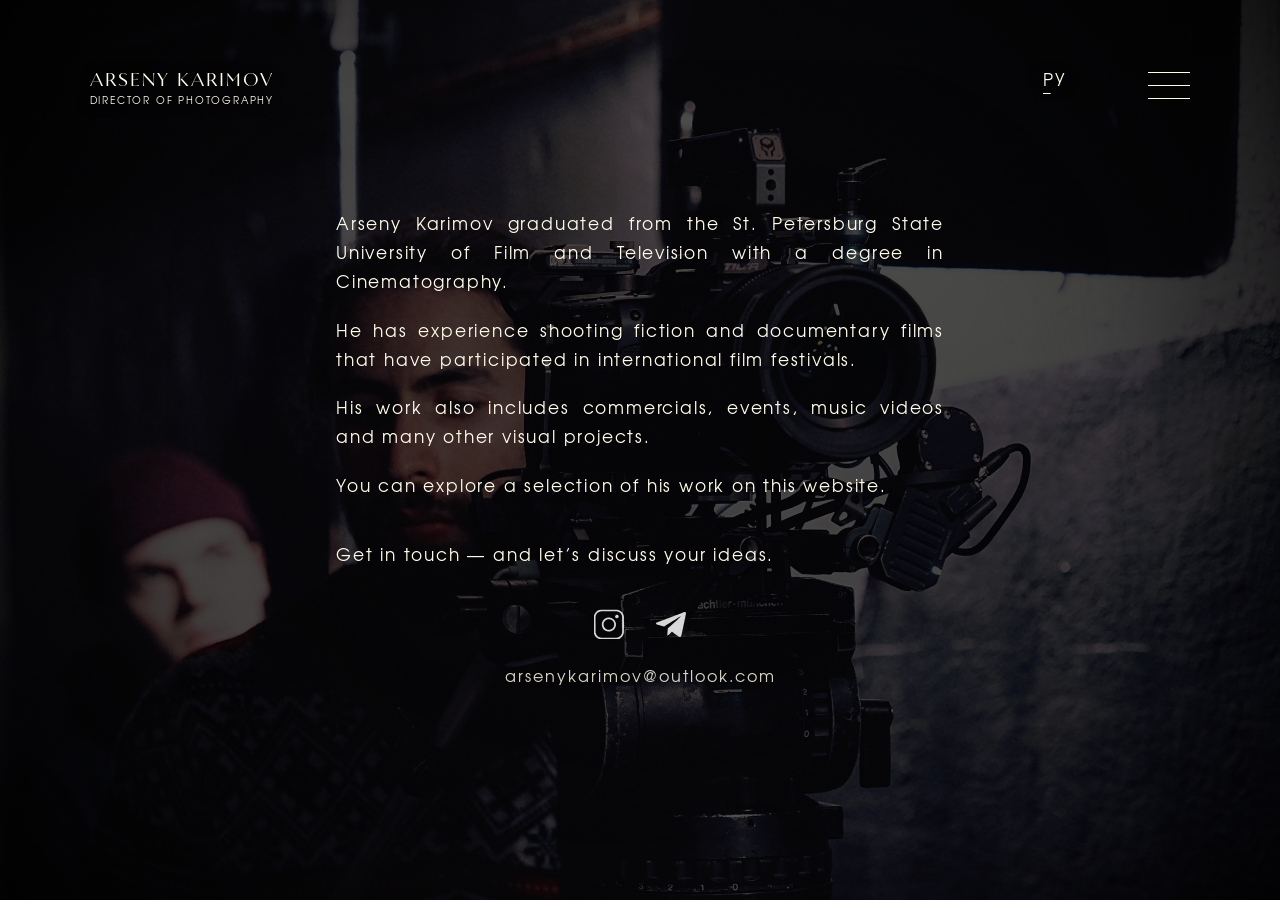
<file: contact.html>
<!DOCTYPE html>
<html lang="en">

<head>
  <meta charset="UTF-8">

  <meta 
    name="viewport" 
    content="width=device-width, initial-scale=1.0"
  >

  <title>Contact | Arseny Karimov</title>

  <link rel="stylesheet" href="style.css?v=62">
  <link rel="stylesheet" href="contact.css?v=9">
</head>

<body class="contact-page">

  <a class="site-brand-small" href="work.html">
    <span>ARSENY<span class="site-brand-gap"></span>KARIMOV</span>
    <small>DIRECTOR OF PHOTOGRAPHY</small>
  </a>

  <section class="contact-viewer">

    <img
      class="contact-poster"
      src="posters/about.jpg"
      alt=""
    >

    <div class="contact-dim"></div>
    
    <a class="lang-switch" href="ru/contact.html">РУ</a>

    <button class="menu-button" type="button" aria-label="Menu">
  <span></span>
  <span></span>
  <span></span>
</button>

<nav class="menu-overlay">
  <div class="menu-links">
    <a href="index.html">HOME</a>
    <a href="work.html">WORK</a>
    <a href="showreel.html">SHOWREEL</a>
    <a class="active" href="contact.html" aria-current="page">CONTACT</a>
  </div>
</nav>

    <main class="contact-content">

      <div class="contact-bio">
        <p>
          Arseny Karimov graduated from the
          St. Petersburg State University of Film and Television
          with a degree in Cinematography.
        </p>

        <p>
          He has experience shooting fiction and documentary films
          that have participated in international film festivals.
        </p>

        <p>
          His work also includes commercials, events,
          music videos and many other visual projects.
        </p>

        <p>
          You can explore a selection of his work on this website.
        </p>
      </div>

      <p class="contact-lead">Get in touch — and let’s discuss your ideas.</p>

      <div class="contact-socials">
        <a
          class="contact-icon-link"
          href="https://www.instagram.com/arsenykari.mov"
          target="_blank"
          rel="noopener"
          aria-label="Instagram"
        >
          <img class="contact-icon" src="fonts/icons/instagram.svg" alt="Instagram">
        </a>

        <a
          class="contact-icon-link"
          href="https://t.me/arsenykari_mov"
          target="_blank"
          rel="noopener"
          aria-label="Telegram"
        >
          <img class="contact-icon" src="fonts/icons/telegram.svg" alt="Telegram">
        </a>
      </div>

      <a class="contact-email" href="mailto:arsenykarimov@outlook.com">arsenykarimov@outlook.com</a>

    </main>

  </section>

  <script src="menu.js?v=1"></script>
  <script src="contact.js?v=4"></script>

</body>

</html>
</file>
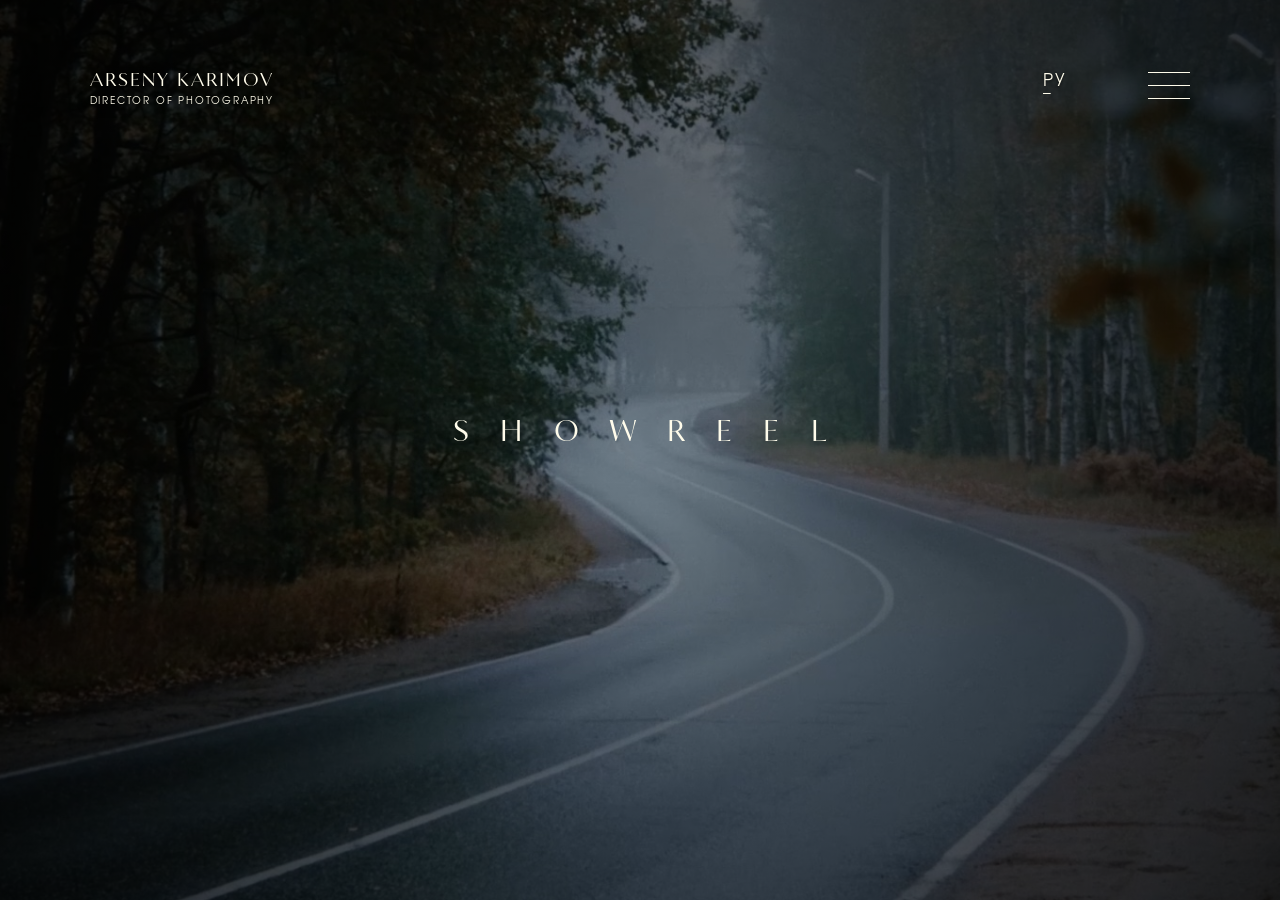
<file: showreel.html>
<!DOCTYPE html>
<html lang="en">

<head>
  <meta charset="UTF-8">

  <meta 
    name="viewport" 
    content="width=device-width, initial-scale=1.0"
  >

  <title>Showreel | Arseny Karimov</title>

  <link rel="stylesheet" href="style.css?v=62">
  <link rel="stylesheet" href="showreel.css?v=7">
</head>

<body class="showreel-page">

  <a class="site-brand-small" href="work.html">
  <span>ARSENY<span class="site-brand-gap"></span>KARIMOV</span>
  <small>DIRECTOR OF PHOTOGRAPHY</small>
</a>

  <section class="showreel-viewer">

    <img 
      class="showreel-poster" 
      src="posters/showreel.jpg" 
      alt=""
    >

    <div class="showreel-dim"></div>
    
    <a class="lang-switch" href="ru/showreel.html">РУ</a>

    <button class="menu-button" type="button" aria-label="Menu">
      <span></span>
      <span></span>
      <span></span>
    </button>

    <nav class="menu-overlay">
      <div class="menu-links">
        <a href="index.html">HOME</a>
        <a href="work.html">WORK</a>
        <a class="active" href="showreel.html" aria-current="page">SHOWREEL</a>
        <a href="contact.html">CONTACT</a>
      </div>
    </nav>

    <div class="showreel-title">
  <h1>SHOWREEL</h1>
</div>
    
    <button class="showreel-play" type="button" aria-label="Play showreel">
      <span></span>
    </button>

  </section>

  <div class="showreel-player">
    <button class="showreel-close" type="button" aria-label="Close player">×</button>

    <video
  class="showreel-video"
  controls
  controlsList="nodownload"
  disablePictureInPicture
  playsinline
></video>
  </div>

  <script src="menu.js?v=1"></script>
  <script src="showreel.js?v=8"></script>

</body>

</html>
</file>
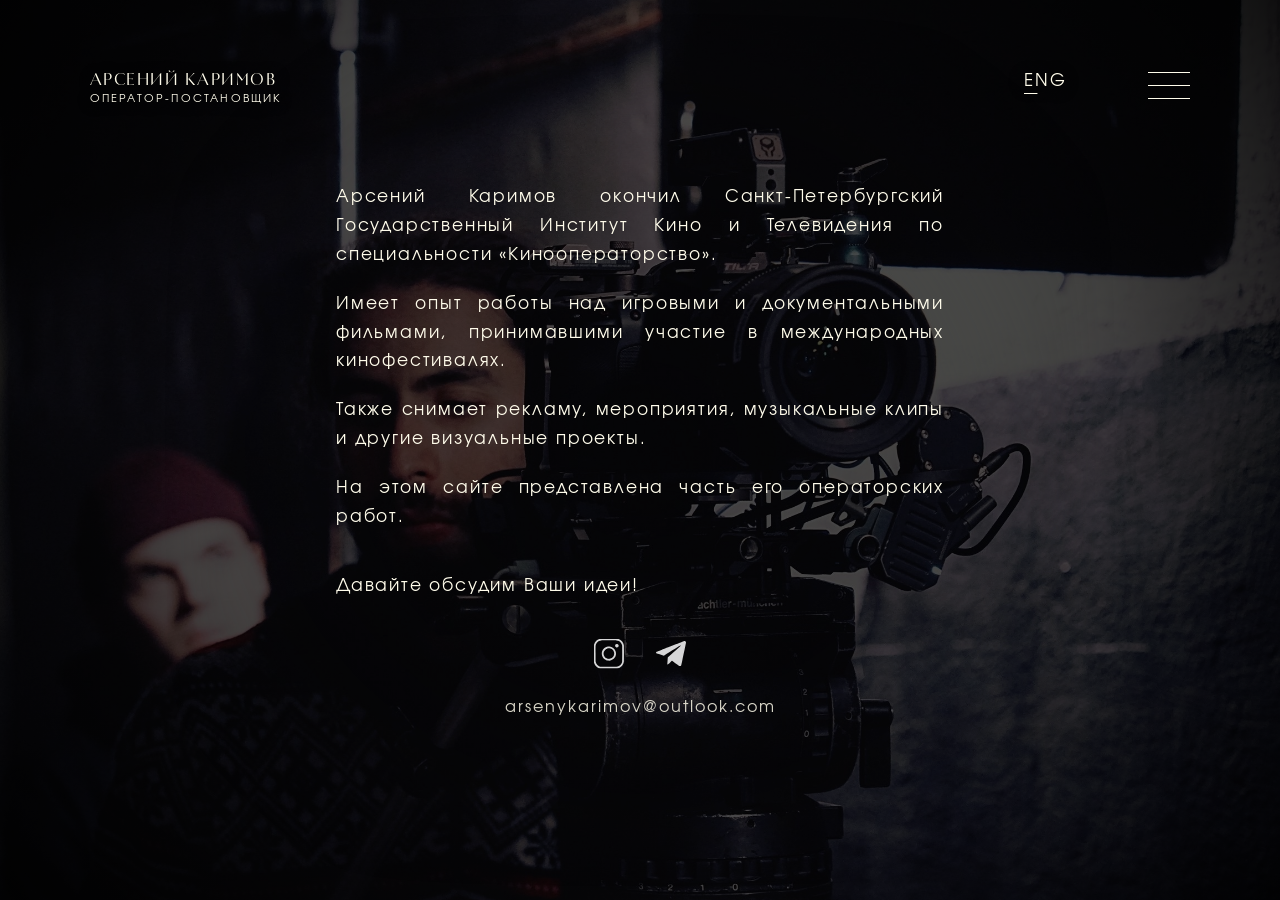
<file: ru/contact.html>
<!DOCTYPE html>
<html lang="ru">

<head>
  <meta charset="UTF-8">

  <meta
    name="viewport"
    content="width=device-width, initial-scale=1.0"
  >

  <title>Контакты | Арсений Каримов</title>

  <link rel="stylesheet" href="../style.css?v=62">
  <link rel="stylesheet" href="../contact.css?v=9">
  <link rel="stylesheet" href="../ru-style.css?v=5">
</head>

<body class="contact-page">

  <a class="site-brand-small" href="work.html">
    <span>АРСЕНИЙ<span class="site-brand-gap"></span>КАРИМОВ</span>
    <small>ОПЕРАТОР-ПОСТАНОВЩИК</small>
  </a>

  <section class="contact-viewer">

    <img
      class="contact-poster"
      src="../posters/about.jpg"
      alt=""
    >

    <div class="contact-dim"></div>

    <a
      class="lang-switch"
      href="../contact.html"
      aria-label="English version"
    >
      ENG
    </a>

    <button
      class="menu-button"
      type="button"
      aria-label="Меню"
    >
      <span></span>
      <span></span>
      <span></span>
    </button>

    <nav class="menu-overlay">
      <div class="menu-links">
        <a href="index.html">ГЛАВНАЯ</a>
        <a href="work.html">РАБОТЫ</a>
        <a href="showreel.html">ШОУРИЛ</a>
        <a class="active" href="contact.html" aria-current="page">КОНТАКТЫ</a>
      </div>
    </nav>

    <main class="contact-content">

      <div class="contact-bio">
        <p>
          Арсений Каримов окончил Санкт-Петербургский
          Государственный Институт Кино и Телевидения
          по специальности «Кинооператорство».
        </p>

        <p>
          Имеет опыт работы над игровыми и документальными фильмами,
          принимавшими участие в международных кинофестивалях.
        </p>

        <p>
          Также снимает рекламу, мероприятия,
          музыкальные клипы и другие визуальные проекты.
        </p>

        <p>
          На этом сайте представлена
          часть его операторских работ.
        </p>
      </div>

      <p class="contact-lead">Давайте обсудим Ваши идеи!</p>

      <div class="contact-socials">
        <a
          class="contact-icon-link"
          href="https://www.instagram.com/arsenykari.mov"
          target="_blank"
          rel="noopener"
          aria-label="Instagram"
        >
          <img class="contact-icon" src="../fonts/icons/instagram.svg" alt="Instagram">
        </a>

        <a
          class="contact-icon-link"
          href="https://t.me/arsenykari_mov"
          target="_blank"
          rel="noopener"
          aria-label="Telegram"
        >
          <img class="contact-icon" src="../fonts/icons/telegram.svg" alt="Telegram">
        </a>
      </div>

      <a class="contact-email" href="mailto:arsenykarimov@outlook.com">arsenykarimov@outlook.com</a>

    </main>

  </section>

  <script src="../menu.js?v=1"></script>
  <script src="../contact.js?v=4"></script>

</body>

</html>
</file>
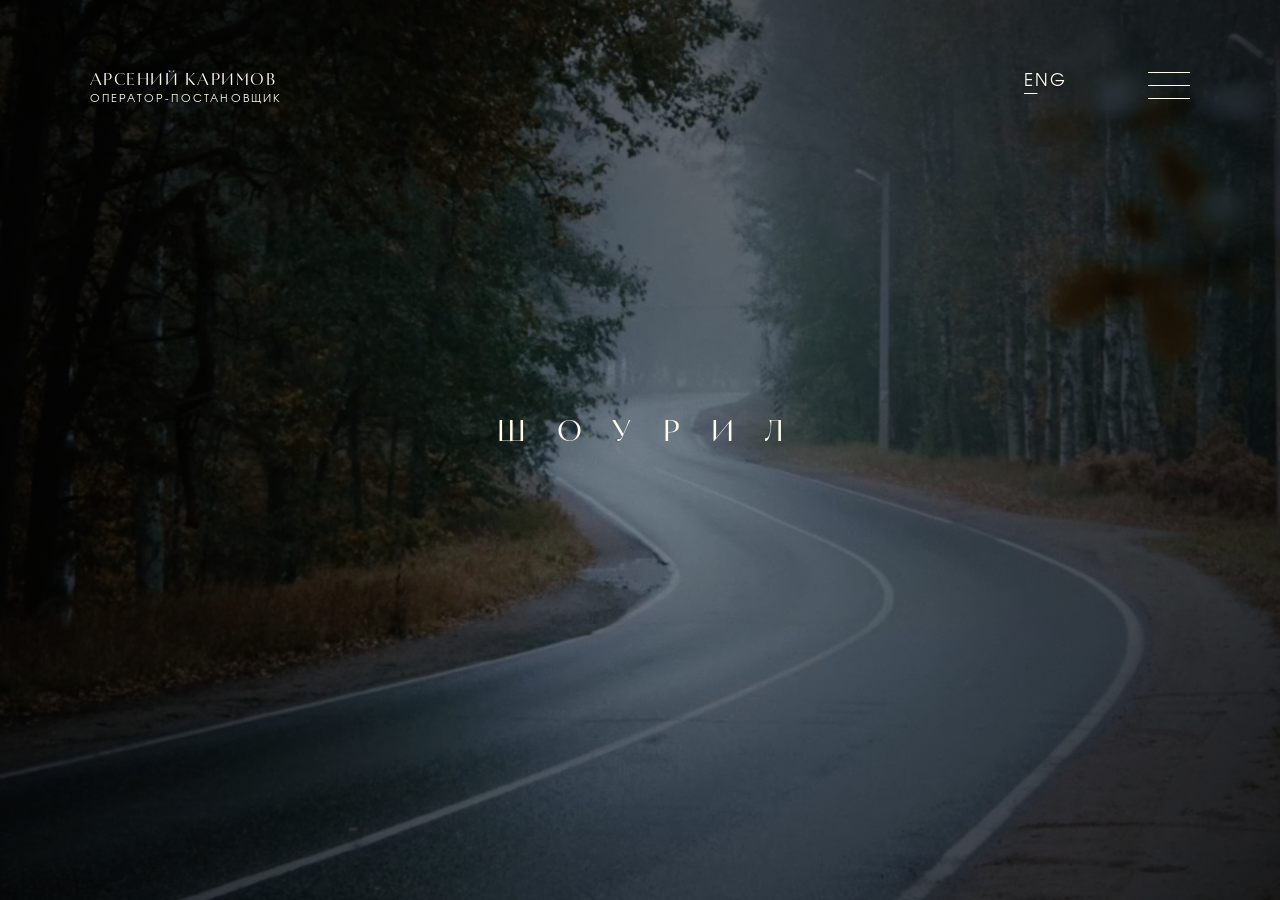
<file: ru/showreel.html>
<!DOCTYPE html>
<html lang="ru">

<head>
  <meta charset="UTF-8">

  <meta
    name="viewport"
    content="width=device-width, initial-scale=1.0"
  >

  <title>Шоурил | Арсений Каримов</title>

  <link rel="stylesheet" href="../style.css?v=62">
  <link rel="stylesheet" href="../showreel.css?v=7">
  <link rel="stylesheet" href="../ru-style.css?v=5">
</head>

<body class="showreel-page">

  <a class="site-brand-small" href="work.html">
    <span>АРСЕНИЙ<span class="site-brand-gap"></span>КАРИМОВ</span>
    <small>ОПЕРАТОР-ПОСТАНОВЩИК</small>
  </a>

  <section class="showreel-viewer">

    <img
      class="showreel-poster"
      src="../posters/showreel.jpg"
      alt=""
    >

    <div class="showreel-dim"></div>

    <a class="lang-switch" href="../showreel.html" aria-label="English version">
      ENG
    </a>

    <button class="menu-button" type="button" aria-label="Меню">
      <span></span>
      <span></span>
      <span></span>
    </button>

    <nav class="menu-overlay">
      <div class="menu-links">
        <a href="index.html">ГЛАВНАЯ</a>
        <a href="work.html">РАБОТЫ</a>
        <a class="active" href="showreel.html" aria-current="page">ШОУРИЛ</a>
        <a href="contact.html">КОНТАКТЫ</a>
      </div>
    </nav>

    <div class="showreel-title">
      <h1>ШОУРИЛ</h1>
    </div>

    <button class="showreel-play" type="button" aria-label="Смотреть шоурил">
      <span></span>
    </button>

  </section>

  <div class="showreel-player">
    <button class="showreel-close" type="button" aria-label="Закрыть">×</button>

    <video
  class="showreel-video"
  controls
  controlsList="nodownload"
  disablePictureInPicture
  playsinline
></video>
  </div>

  <script src="../menu.js?v=1"></script>
  <script src="../showreel.js?v=8"></script>

</body>

</html>
</file>
<file: style.css>
@font-face {
  font-family: 'Circle Contrast';
  src: url('fonts/circle.woff2') format('woff2');
  font-weight: 400;
  font-style: normal;
}

@font-face {
  font-family: 'Evolventa';
  src: url('fonts/evolventa.woff2') format('woff2');
  font-weight: 400;
  font-style: normal;
}

* {
  box-sizing: border-box;
}

html,
body {
  margin: 0;
  width: 100%;
  height: 100%;
  overflow: hidden;
  background: #000;
  color: #e8dcc8;
  font-family: 'Evolventa', sans-serif;
}

/* PER-PAGE ACCENT — one shared token used by the shell (brand, lang, menu).
   On the work page it is also updated per project by work.js. */
.work-page {
  --accent: #F6FFAD;
}

.showreel-page,
.contact-page {
  --accent: #FFFCEB;
}

:root {
  /* Shared drop shadow so shell text reads over imagery. */
  --ui-shadow:
    0 1px 3px rgba(0, 0, 0, 0.6),
    0 2px 18px rgba(0, 0, 0, 0.45);
}

.hero {
  position: relative;
  width: 100vw;
  height: 100vh;
  overflow: hidden;
}

.hero-bg {
  position: absolute;
  inset: 0;
  width: 100%;
  height: 100%;
  object-fit: cover;
  z-index: 1;
}

.overlay {
  position: absolute;
  inset: 0;
  z-index: 2;
  background:
    linear-gradient(
      to right,
      rgba(0,0,0,0.65),
      rgba(0,0,0,0.20),
      rgba(0,0,0,0.55)
    );
}

.hero-title {
  position: absolute;
  left: 6%;
  top: 39%;

  transform: translateY(-50%);

  z-index: 3;

  cursor: pointer;
}

.hero-title h1 {
  font-family: 'Circle Contrast', serif;

  margin: 0;

  font-size: 48px;
  line-height: 1;

  letter-spacing: 4.5px;

  font-weight: 400;

  white-space: nowrap;

  color: rgba(232,220,200,0.84);
}

.hero-title .name-gap {
  display: inline-block;
  width: 18px;
}

.chaos-title span {
  display: inline-block;
  opacity: 0;
  animation: letterPulse 4.8s ease-in-out forwards;
}

.chaos-title span:nth-child(1) { animation-delay: 0.15s; }
.chaos-title span:nth-child(2) { animation-delay: 0.42s; }
.chaos-title span:nth-child(3) { animation-delay: 0.28s; }
.chaos-title span:nth-child(4) { animation-delay: 0.68s; }
.chaos-title span:nth-child(5) { animation-delay: 0.36s; }
.chaos-title span:nth-child(6) { animation-delay: 0.55s; }

.chaos-title span:nth-child(8) { animation-delay: 0.22s; }
.chaos-title span:nth-child(9) { animation-delay: 0.50s; }
.chaos-title span:nth-child(10) { animation-delay: 0.31s; }
.chaos-title span:nth-child(11) { animation-delay: 0.75s; }
.chaos-title span:nth-child(12) { animation-delay: 0.44s; }
.chaos-title span:nth-child(13) { animation-delay: 0.63s; }
.chaos-title span:nth-child(14) { animation-delay: 0.39s; }

.hero-title p {
  margin-top: 14px;

  font-family: "Evolventa", sans-serif;

  font-size: 26.2px;
  line-height: 1;

  letter-spacing: 3.8px;

  white-space: nowrap;

  color: rgba(232,220,200,0.84);
}

.chaos-subtitle span {
  display: inline-block;
  opacity: 0;
  animation: letterPulse 4.2s ease-in-out forwards;
}

.chaos-subtitle span:nth-child(1) { animation-delay: 1.25s; }
.chaos-subtitle span:nth-child(2) { animation-delay: 1.55s; }
.chaos-subtitle span:nth-child(3) { animation-delay: 1.38s; }
.chaos-subtitle span:nth-child(4) { animation-delay: 1.78s; }
.chaos-subtitle span:nth-child(5) { animation-delay: 1.44s; }
.chaos-subtitle span:nth-child(6) { animation-delay: 1.68s; }
.chaos-subtitle span:nth-child(7) { animation-delay: 1.33s; }
.chaos-subtitle span:nth-child(8) { animation-delay: 1.88s; }
.chaos-subtitle span:nth-child(9) { animation-delay: 1.52s; }
.chaos-subtitle span:nth-child(10) { animation-delay: 1.72s; }
.chaos-subtitle span:nth-child(11) { animation-delay: 1.36s; }
.chaos-subtitle span:nth-child(12) { animation-delay: 1.82s; }
.chaos-subtitle span:nth-child(13) { animation-delay: 1.49s; }
.chaos-subtitle span:nth-child(14) { animation-delay: 1.64s; }
.chaos-subtitle span:nth-child(15) { animation-delay: 1.41s; }
.chaos-subtitle span:nth-child(16) { animation-delay: 1.91s; }
.chaos-subtitle span:nth-child(17) { animation-delay: 1.58s; }
.chaos-subtitle span:nth-child(18) { animation-delay: 1.73s; }
.chaos-subtitle span:nth-child(19) { animation-delay: 1.47s; }
.chaos-subtitle span:nth-child(20) { animation-delay: 1.84s; }
.chaos-subtitle span:nth-child(21) { animation-delay: 1.62s; }

/* LANGUAGE SWITCH */

.lang-switch {
  position: absolute;

  top: 0;
  right: 124px;

  z-index: 11;

  font-family: "Evolventa", sans-serif;
  font-size: 17px;
  line-height: 1;
  letter-spacing: 1.8px;

  color: var(--accent, rgba(232,220,200,0.84));

  text-decoration: none;

  opacity: 1;

  transition:
    opacity 0.45s ease,
    transform 0.45s ease;
}

.lang-switch::after {
  content: "";

  position: absolute;

  left: 0;
  bottom: -5px;

  width: 100%;
  height: 1px;

  background: currentColor;

  transform: scaleX(0.32);
  transform-origin: left center;

  transition: transform 0.45s ease;
}

.lang-switch:hover::after {
  transform: scaleX(1);
}

/* LANGUAGE SWITCH — INNER PAGES */

.work-page .lang-switch,
.showreel-page .lang-switch,
.contact-page .lang-switch {
  position: fixed;

  top: 8%;
  right: calc(7% + 124px);

  z-index: 100;

  color: var(--accent);
  opacity: 1;
  text-shadow: var(--ui-shadow);
}

/* Inner-page brand: page accent, solid, shadowed. */
.work-page .site-brand-small,
.showreel-page .site-brand-small,
.contact-page .site-brand-small {
  color: var(--accent);
  text-shadow: var(--ui-shadow);
}

.work-page .site-brand-small > span,
.work-page .site-brand-small > small,
.showreel-page .site-brand-small > span,
.showreel-page .site-brand-small > small,
.contact-page .site-brand-small > span,
.contact-page .site-brand-small > small {
  opacity: 1;
}

/* INNER-PAGE MENU (shared: work / showreel / contact) */

.menu-button {
  position: fixed;

  right: 7%;
  top: 8%;

  z-index: 60;

  width: 82px;
  height: 68px;

  background: transparent;
  border: 0;
  padding: 0;

  cursor: pointer;
  touch-action: manipulation;
}

.menu-button span {
  position: absolute;
  right: 0;

  display: block;

  width: 42px;
  height: 1px;

  background: var(--accent);

  transition: opacity 0.22s ease;
}

.menu-button span:nth-child(1) { top: 0; }
.menu-button span:nth-child(2) { top: 13px; }
.menu-button span:nth-child(3) { top: 26px; }

.menu-active .menu-button span:nth-child(1),
.menu-active .menu-button span:nth-child(3) {
  opacity: 0;
}

.menu-overlay {
  position: fixed;
  inset: 0;

  z-index: 30;

  display: flex;
  align-items: center;
  justify-content: center;

  background: rgba(0, 0, 0, 0.78);

  opacity: 0;
  pointer-events: none;

  transition: opacity 0.22s ease;
}

.menu-active .menu-overlay {
  opacity: 1;
  pointer-events: auto;
}

.menu-links {
  display: flex;
  flex-direction: column;
  align-items: center;

  gap: 34px;

  text-align: center;
}

.menu-links a {
  text-decoration: none;

  font-family: "Evolventa", sans-serif;

  font-size: 15px;
  letter-spacing: 5px;

  color: var(--accent);

  opacity: 0;
  transform: translateY(8px);
  filter: blur(3px);

  transition:
    opacity 0.22s ease,
    transform 0.22s ease,
    filter 0.22s ease;
}

.menu-active .menu-links a {
  opacity: 1;
  transform: translateY(0);
  filter: blur(0);
}

/* WORK PLAYER — LANGUAGE SWITCH BELOW PLAYER */

.work-page.player-open .lang-switch {
  z-index: 60;
}

/* MENU */

.menu {
  position: fixed;
  z-index: 3;
  right: 7%;
  top: 8%;
  display: flex;
  flex-direction: column;
  align-items: flex-end;
}

.menu-icon {
  width: 82px;
  height: 68px;
  position: relative;

  cursor: pointer;
  pointer-events: auto;
  touch-action: manipulation;

  background: transparent;
  border: 0;
  padding: 0;

  opacity: 1;
  animation: none;
}

.menu-icon span {
  position: absolute;
  right: 0;
  display: block;
  width: 42px;
  height: 1px;
  background: rgba(232,220,200,0.84);
  transition: opacity 0.6s ease;
}

.menu-icon span:nth-child(1) {
  top: 0;
}

.menu-icon span:nth-child(2) {
  top: 13px;
}

.menu-icon span:nth-child(3) {
  top: 26px;
}

.menu.menu-opened .menu-icon span:nth-child(1),
.menu.menu-opened .menu-icon span:nth-child(3) {
  opacity: 0;
}

.menu.menu-opened .menu-icon span:nth-child(2) {
  opacity: 1;
}

.menu.menu-closed .menu-icon span:nth-child(1),
.menu.menu-closed .menu-icon span:nth-child(2),
.menu.menu-closed .menu-icon span:nth-child(3) {
  opacity: 1;
}

.menu-items {
  margin-top: 42px;
  display: flex;
  flex-direction: column;
  gap: 34px;
  align-items: flex-end;
}

.menu-items a {
  text-decoration: none;
  font-size: 13px;
  letter-spacing: 5px;
  color: rgba(232,220,200,0.84);

  opacity: 0;
  transform: translateY(-10px);
  filter: blur(4px);

  transition:
  opacity 0.22s ease,
  transform 0.22s ease,
  filter 0.22s ease;
}

.menu-links a,
.menu-items a {
  position: relative;
}

.menu-links a.active::after,
.menu-items a.active::after {
  content: "";

  position: absolute;
  left: 0;
  bottom: -8px;

  width: calc(100% - 5px);
  height: 1px;

  background: currentColor;

  opacity: 0.7;
}


/* OPEN */

.menu.menu-opened .menu-items a {
  opacity: 1;
  transform: translateY(0);
  filter: blur(0);
}

.menu.menu-opened .menu-items a:nth-child(1) { transition-delay: 0s; }
.menu.menu-opened .menu-items a:nth-child(2) { transition-delay: 0.03s; }
.menu.menu-opened .menu-items a:nth-child(3) { transition-delay: 0.06s; }
.menu.menu-opened .menu-items a:nth-child(4) { transition-delay: 0.09s; }

/* CLOSE */

.menu.menu-closed .menu-items a {
  opacity: 0;
  transform: translateY(-10px);
  filter: blur(4px);
}

.menu.menu-closed .menu-items a:nth-child(4) { transition-delay: 0s; }
.menu.menu-closed .menu-items a:nth-child(3) { transition-delay: 0.03s; }
.menu.menu-closed .menu-items a:nth-child(2) { transition-delay: 0.06s; }
.menu.menu-closed .menu-items a:nth-child(1) { transition-delay: 0.09s; }

/* ANIMATION */

@keyframes menuIconAppear {
  from {
    opacity: 0;
    filter: blur(4px);
  }

  to {
    opacity: 1;
    filter: blur(0);
  }
}

@keyframes letterPulse {
  0% {
    opacity: 0;
    text-shadow: none;
    color: rgba(232,220,200,0.03);
  }

  10% {
    opacity: 0.25;
    text-shadow: 0 0 10px rgba(150,190,255,0.20);
  }

  18% {
    opacity: 0.05;
  }

  30% {
    opacity: 0.75;
    text-shadow: 0 0 18px rgba(150,190,255,0.30);
  }

  42% {
    opacity: 0.18;
  }

  55% {
    opacity: 0.9;
    text-shadow: 0 0 14px rgba(232,220,200,0.22);
  }

  68% {
    opacity: 0.45;
  }

  82% {
    opacity: 1;
  }

  100% {
    opacity: 1;
    color: rgba(232,220,200,0.84);
    text-shadow: 0 0 6px rgba(232,220,200,0.10);
  }
}
@keyframes letterReplay {
  0% {
    opacity: 0.05;
    text-shadow: 0 0 10px rgba(150,190,255,0.20);
    color: rgba(232,220,200,0.84);
  }

  10% {
    opacity: 0.25;
    text-shadow: 0 0 10px rgba(150,190,255,0.20);
  }

  18% {
    opacity: 0.05;
  }

  30% {
    opacity: 0.75;
    text-shadow: 0 0 18px rgba(150,190,255,0.30);
  }

  42% {
    opacity: 0.18;
  }

  55% {
    opacity: 0.9;
    text-shadow: 0 0 14px rgba(232,220,200,0.22);
  }

  68% {
    opacity: 0.45;
  }

  82% {
    opacity: 1;
  }

  100% {
    opacity: 1;
    color: rgba(232,220,200,0.84);
    text-shadow: 0 0 6px rgba(232,220,200,0.10);
  }
}

.hero-title.replaying .chaos-title span {
  animation-name: letterReplay;
  animation-duration: 4.8s;
  animation-timing-function: ease-in-out;
  animation-fill-mode: forwards;
}

.hero-title.replaying .chaos-subtitle span {
  animation-name: letterReplay;
  animation-duration: 4.2s;
  animation-timing-function: ease-in-out;
  animation-fill-mode: forwards;
}

/* SMALL BRAND */

.site-brand-small {
  position: fixed;

  left: 7%;
  top: 8%;

  z-index: 60;

  text-decoration: none;

  color: var(--accent, #F6FFAD);

  font-family: "Circle Contrast", serif;

  line-height: 1;

  pointer-events: auto;
}

.site-brand-small > span {
  display: block;

  font-size: 18.8px;
  letter-spacing: 2.05px;

  white-space: nowrap;

  opacity: 0.5;
}

.site-brand-small .site-brand-gap {
  display: inline-block;
  width: 7px;
}

  .site-brand-small > small {
  display: block;

  margin-top: 5px;

  font-family: "Evolventa", sans-serif;

  font-size: 10px;
  letter-spacing: 1.8px;

  opacity: 0.42;
}

/* WORK LOADING LINE */

.work-link {

  position: relative;

}

.work-load-line {

  position: absolute;

  left: 0;

  bottom: -9px;

  width: 100%;

  height: 1px;

  background: rgba(232,220,200,0.84);

  transform: scaleX(0);

  transform-origin: left center;

  opacity: 0;

}

.work-link.loading .work-load-line {

  opacity: 1;

  animation: workLoadLine 0.9s ease forwards;

}

@keyframes workLoadLine {

  from {

    transform: scaleX(0);

  }

  to {

    transform: scaleX(1);

  }

}

/* HOME MOBILE BRAND */

.home-mobile-brand {
  display: none;
}


/* MOBILE */

@media (max-width: 768px) {

  .hero-title {
  left: calc(7% + 8px);
  top: 35%;
}

  .hero-title h1 {
  font-size: 33.5px;
  line-height: 1;

  letter-spacing: 2.7px;

  white-space: nowrap;
  margin-bottom: -12px;
}

  .hero-title .name-gap {
  display: inline-block;
  height: auto;
  width: 11px;
}

  .hero-title p {
  margin-top: 20px;

  font-size: 15.7px;
  letter-spacing: 4px;

  white-space: nowrap;
}

   .hero-bg {
   object-position: center center;
  }

  .lang-switch {
  top: 0;
  right: 75px;
  
  z-index: 11;

  font-size: 15px;
  letter-spacing: 1.6px;

  opacity: 1;
}

.lang-switch::after {
  bottom: -4px;
}

  .work-page .lang-switch,
.showreel-page .lang-switch,
.contact-page .lang-switch {
  top: 5%;
  right: calc(5% + 75px);
  z-index: 100;
}

  .menu-button {
    right: 5%;
    top: 5%;
  }

  .menu-links {
    gap: 30px;
  }

  .menu-links a {
    font-size: 14px;
    letter-spacing: 5px;
  }


/* Menu opened */

  .home-mobile-brand {
    left: 5%;
    top: 6%;

    z-index: 9;

    display: block;

    color: rgba(232,220,200,1);

    opacity: 0;
    pointer-events: none;

    transition: opacity 0.35s ease;
  }

  .home-menu-open .home-mobile-brand {
    opacity: 1;
    pointer-events: auto;
  }

  .home-menu-open .hero-title {
    opacity: 0;
    pointer-events: none;
  }


  /* MOBILE MENU */

  .menu {
  position: fixed;

  top: 5%;
  right: 5%;

  width: 82px;

  display: flex;
  flex-direction: column;
  align-items: flex-end;
}

.menu-icon {
  width: 82px;
  height: 68px;

  opacity: 1;
  animation: none;

  z-index: 10;
}

.menu-icon span {
  width: 42px;
}

  .menu-items {
    position: fixed;
    inset: 0;

    margin-top: 0;

    display: flex;
    justify-content: center;
    align-items: center;

    background: rgba(0,0,0,0.82);

    opacity: 0;
    visibility: hidden;
    pointer-events: none;

    z-index: 8;

    transition:
    opacity 0.22s ease,
    visibility 0.22s ease;
  }

  .menu.menu-opened .menu-items {
    opacity: 1;
    visibility: visible;
    pointer-events: auto;
  }

  .menu-items a {
    font-size: 14px;
    letter-spacing: 5px;
  }


  /* MOBILE BRAND */

  /* MOBILE BRAND */

.site-brand-small {
  left: 5%;
  top: 5%;

  color: var(--accent);
  text-shadow: var(--ui-shadow);
}

.site-brand-small > span,
.site-brand-small > small {
  opacity: 1;
}

}
</file>
<file: contact.css>
.contact-page {
  margin: 0;
  background: #000;
  overflow: hidden;
}

.contact-viewer {
  position: relative;
  width: 100vw;
  height: 100vh;
  overflow: hidden;
}


/* POSTER */

.contact-poster {
  position: absolute;
  inset: 0;

  width: 100%;
  height: 100%;

  object-fit: cover;

  animation: contactPush 18s ease-out forwards;
}

@keyframes contactPush {
  from {
    transform: scale(1);
  }

  to {
    transform: scale(1.05);
  }
}


/* DIM */

.contact-dim {
  position: absolute;
  inset: 0;

  z-index: 2;

  background:
    radial-gradient(
      circle at center,
      rgba(0,0,0,.32),
      rgba(0,0,0,.92)
    );

  pointer-events: none;
}


/* CONTENT (bio + contacts) */

.contact-content {
  position: absolute;

  left: 50%;
  top: 50%;

  transform: translate(-50%, -50%);

  z-index: 5;
  isolation: isolate;

  width: min(608px, 74vw);

  font-family: "Evolventa", sans-serif;

  text-align: center;

  color: var(--accent);

  transition:
    opacity .6s ease,
    filter .6s ease;
}

/* soft scrim behind the text for legibility */
.contact-content::before {
  content: "";
  position: absolute;

  left: 50%;
  top: 50%;

  width: 145%;
  height: 150%;

  transform: translate(-50%, -50%);

  z-index: -1;

  background:
    radial-gradient(
      ellipse at center,
      rgba(0,0,0,.52) 0%,
      rgba(0,0,0,.32) 42%,
      rgba(0,0,0,.12) 66%,
      rgba(0,0,0,0) 86%
    );

  filter: blur(18px);

  pointer-events: none;
}

.contact-bio {
  font-size: 17px;
  line-height: 1.7;
  letter-spacing: 1.8px;

  text-align: justify;
  text-align-last: left;
  hyphens: auto;
}

.contact-bio p {
  margin: 0 0 20px;
}

.contact-bio p:last-child {
  margin-bottom: 0;
}

.contact-lead {
  margin: 40px 0 0;

  font-size: 17px;
  line-height: 1.7;
  letter-spacing: 1.8px;

  text-align: left;
}


/* SOCIAL ICONS */

.contact-socials {
  margin-top: 38px;

  display: flex;
  justify-content: center;
  align-items: center;

  gap: 32px;
}

.contact-icon-link {
  display: inline-flex;
  align-items: center;
  justify-content: center;

  width: 30px;
  height: 30px;

  opacity: .84;

  transition:
    opacity .3s ease,
    transform .3s ease;
}

.contact-icon-link:hover {
  opacity: 1;
  transform: translateY(-2px);
}

.contact-icon {
  width: 100%;
  height: 100%;

  object-fit: contain;

  filter: invert(1);
}

.contact-email {
  display: inline-block;
  margin-top: 28px;

  font-size: 16px;
  letter-spacing: 2px;

  text-decoration: none;

  color: var(--accent);

  opacity: .84;

  transition: opacity .3s ease;
}

.contact-email:hover {
  opacity: 1;
}


/* MENU (component is shared in style.css) */

.menu-active .contact-content {
  opacity: 0;
  filter: blur(4px);
  pointer-events: none;
}


/* MOBILE */

@media (max-width: 768px) {

  .contact-page {
    overflow-y: auto;
  }

  .contact-viewer {
    min-height: 100dvh;
    height: auto;
  }

  .contact-content {
    position: relative;

    left: auto;
    top: auto;

    transform: none;

    width: 84%;
    max-width: 360px;

    margin: 0 auto;
    padding: 150px 0 80px;
  }

  .contact-bio {
    font-size: 13px;
    line-height: 1.7;
    letter-spacing: 0.8px;

    text-align: left;
    text-align-last: left;
  }

  .contact-bio p {
    margin-bottom: 17px;

    overflow-wrap: normal;
    word-break: normal;
    hyphens: none;
  }

  .contact-lead {
    margin-top: 30px;

    font-size: 13px;
    line-height: 1.8;
    letter-spacing: 0.8px;
  }

  .contact-socials {
    margin-top: 32px;
    gap: 28px;
  }

  .contact-icon-link {
    width: 26px;
    height: 26px;
  }

  .contact-email {
    margin-top: 24px;
    font-size: 14px;
  }

  .contact-content::before {
    width: 112%;
    height: 120%;

    background:
      radial-gradient(
        ellipse at center,
        rgba(0,0,0,.68) 0%,
        rgba(0,0,0,.48) 38%,
        rgba(0,0,0,.18) 68%,
        rgba(0,0,0,0) 88%
      );

    filter: blur(16px);
  }

}
</file>
<file: showreel.css>
.showreel-page {
  margin: 0;
  background: #000;
  overflow: hidden;
}

.showreel-viewer {
  position: relative;

  width: 100vw;
  height: 100vh;

  overflow: hidden;
}


/* POSTER */

.showreel-poster {
  position: absolute;
  inset: 0;

  width: 100%;
  height: 100%;

  object-fit: cover;

  animation: showreelPush 18s ease-out forwards;
}

@keyframes showreelPush {
  from {
    transform: scale(1);
  }

  to {
    transform: scale(1.05);
  }
}


/* DIM */

.showreel-dim {
  position: absolute;
  inset: 0;

  z-index: 2;

  background:
    radial-gradient(
      circle at center,
      rgba(0,0,0,.18),
      rgba(0,0,0,.75)
    );

  pointer-events: none;
}

/* TITLE */

.showreel-title {
  position: absolute;
  left: 50%;
  top: 48%;
  transform: translate(-50%, -50%);
  z-index: 5;
  text-align: center;
  transition: opacity .6s ease;
}

.showreel-title.hidden {
  opacity: 0;
}

.showreel-title h1 {
  margin: 0;
  font-family: "Circle Contrast", serif;
  font-size: 30px;
  font-weight: 400;
  line-height: 1;
  letter-spacing: 31.2px;
  padding-left: 31.2px;
  color: var(--accent);
}

/* PLAY */

.showreel-play {
  position: absolute;

  left: 50%;
  top: 50%;

  transform: translate(-50%,-50%);

  width: 92px;
  height: 92px;

  z-index: 5;

  border-radius: 50%;
  border: 1px solid var(--accent);

  background: transparent;

    opacity: 0;
  pointer-events: none;

  transition:
    opacity .6s ease,
    transform .6s ease;
  
  cursor: pointer;
}

.showreel-play span {
  position: absolute;

  left: 37px;
  top: 28px;

  width: 0;
  height: 0;

  border-top: 18px solid transparent;
  border-bottom: 18px solid transparent;

  border-left: 28px solid var(--accent);
}

.showreel-play.visible {
  opacity: 1;
  pointer-events: auto;
}

/* MENU (component is shared in style.css) */

.menu-active .showreel-title,
.menu-active .showreel-play {
  opacity: 0;
  pointer-events: none;
}

/* PLAYER */

.showreel-player {
  position: fixed;
  inset: 0;

  z-index: 100;

  background: rgba(0,0,0,.9);

  display: flex;
  justify-content: center;
  align-items: center;

  opacity: 0;
  pointer-events: none;

  transition: opacity .5s ease;
}

.showreel-player.visible {
  opacity: 1;
  pointer-events: auto;
}

.showreel-video {
  width: 85vw;
  max-height: 85vh;
}

.showreel-close {
  position: fixed;

  top: 4%;
  right: 4%;

  z-index: 101;

  background: transparent;
  border: 0;

  color: var(--accent);

  font-size: 38px;

  cursor: pointer;
}


/* MOBILE */

@media (max-width: 768px) {

  .showreel-title h1 {
    font-size: 22px;
    letter-spacing: 12px;
    padding-left: 12px;
  }

  .showreel-play {
    width: 76px;
    height: 76px;
  }

  .showreel-play span {
    left: 31px;
    top: 23px;

    border-top-width: 15px;
    border-bottom-width: 15px;
    border-left-width: 23px;
  }

  .showreel-video {
    width: 94vw;
  }

}
</file>
<file: ru-style.css>
/* RU HOME BRAND */

.hero-title h1 {

  font-size: 41.8px;

  letter-spacing: 3.6px;

}

.hero-title .name-gap {

  width: 16px;

}

.hero-title p {

  font-size: 25px;

  letter-spacing: 3.2px;

}

.chaos-subtitle span {
  margin-right: 3.2px;
}

.chaos-subtitle span:last-child {
  margin-right: 0;
}

/* RU SMALL BRAND */

html[lang="ru"] .site-brand-small > span {
  font-size: 16.5px;
  letter-spacing: 1.55px;
}

html[lang="ru"] .site-brand-small .site-brand-gap {
  width: 6px;
}

html[lang="ru"] .site-brand-small > small {
  font-size: 10.6px;
  letter-spacing: 2.2px;
}

/* RU MENU */

.menu-items a {
  letter-spacing: 3.8px;
}

/* RU ANIMATION — NAME */

.chaos-title span:nth-child(1)  { animation-delay: 0.15s; }
.chaos-title span:nth-child(2)  { animation-delay: 0.42s; }
.chaos-title span:nth-child(3)  { animation-delay: 0.28s; }
.chaos-title span:nth-child(4)  { animation-delay: 0.68s; }
.chaos-title span:nth-child(5)  { animation-delay: 0.36s; }
.chaos-title span:nth-child(6)  { animation-delay: 0.55s; }
.chaos-title span:nth-child(7)  { animation-delay: 0.33s; }

.chaos-title span:nth-child(9)  { animation-delay: 0.22s; }
.chaos-title span:nth-child(10) { animation-delay: 0.50s; }
.chaos-title span:nth-child(11) { animation-delay: 0.31s; }
.chaos-title span:nth-child(12) { animation-delay: 0.75s; }
.chaos-title span:nth-child(13) { animation-delay: 0.44s; }
.chaos-title span:nth-child(14) { animation-delay: 0.63s; }
.chaos-title span:nth-child(15) { animation-delay: 0.39s; }

/* RU ANIMATION — SUBTITLE */

.chaos-subtitle span:nth-child(1)  { animation-delay: 1.25s; }
.chaos-subtitle span:nth-child(2)  { animation-delay: 1.55s; }
.chaos-subtitle span:nth-child(3)  { animation-delay: 1.38s; }
.chaos-subtitle span:nth-child(4)  { animation-delay: 1.78s; }
.chaos-subtitle span:nth-child(5)  { animation-delay: 1.44s; }
.chaos-subtitle span:nth-child(6)  { animation-delay: 1.68s; }
.chaos-subtitle span:nth-child(7)  { animation-delay: 1.33s; }
.chaos-subtitle span:nth-child(8)  { animation-delay: 1.88s; }
.chaos-subtitle span:nth-child(9)  { animation-delay: 1.52s; }
.chaos-subtitle span:nth-child(10) { animation-delay: 1.72s; }
.chaos-subtitle span:nth-child(11) { animation-delay: 1.36s; }
.chaos-subtitle span:nth-child(12) { animation-delay: 1.82s; }
.chaos-subtitle span:nth-child(13) { animation-delay: 1.49s; }
.chaos-subtitle span:nth-child(14) { animation-delay: 1.64s; }
.chaos-subtitle span:nth-child(15) { animation-delay: 1.41s; }
.chaos-subtitle span:nth-child(16) { animation-delay: 1.91s; }
.chaos-subtitle span:nth-child(17) { animation-delay: 1.58s; }
.chaos-subtitle span:nth-child(18) { animation-delay: 1.73s; }
.chaos-subtitle span:nth-child(19) { animation-delay: 1.47s; }
.chaos-subtitle span:nth-child(20) { animation-delay: 1.84s; }

/* RU MOBILE */

@media (max-width: 768px) {

  html[lang="ru"] .hero-title h1 {
    font-size: 30px;
    letter-spacing: 2.1px;
  }

  html[lang="ru"] .hero-title .name-gap {
    width: 9px;
  }

  html[lang="ru"] .hero-title p {
    font-size: 17px;
    letter-spacing: 2.1px;
  }

  html[lang="ru"] .chaos-subtitle span {
    margin-right: 2.75px;
  }

  html[lang="ru"] .chaos-subtitle span:last-child {
    margin-right: 0;
  }


  html[lang="ru"] .menu-items a {
    letter-spacing: 3.6px;
  }
}
</file>
